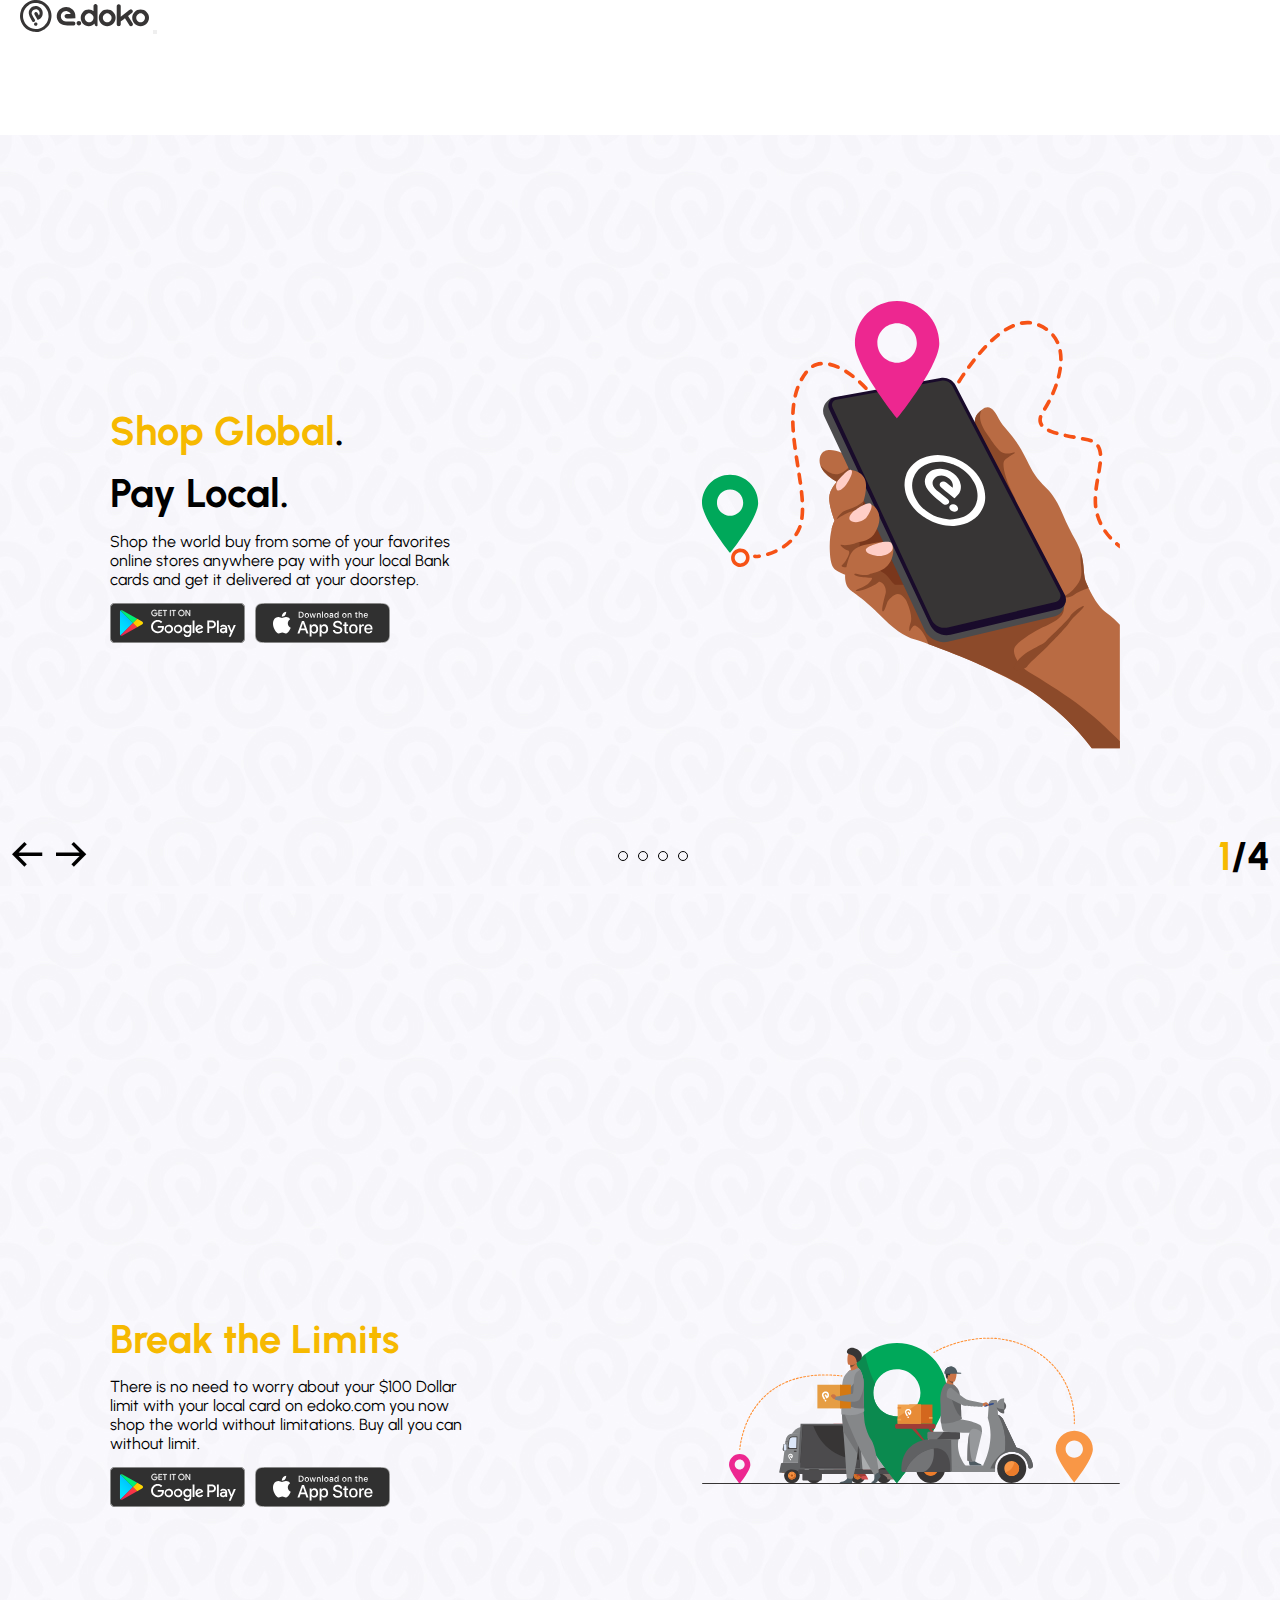
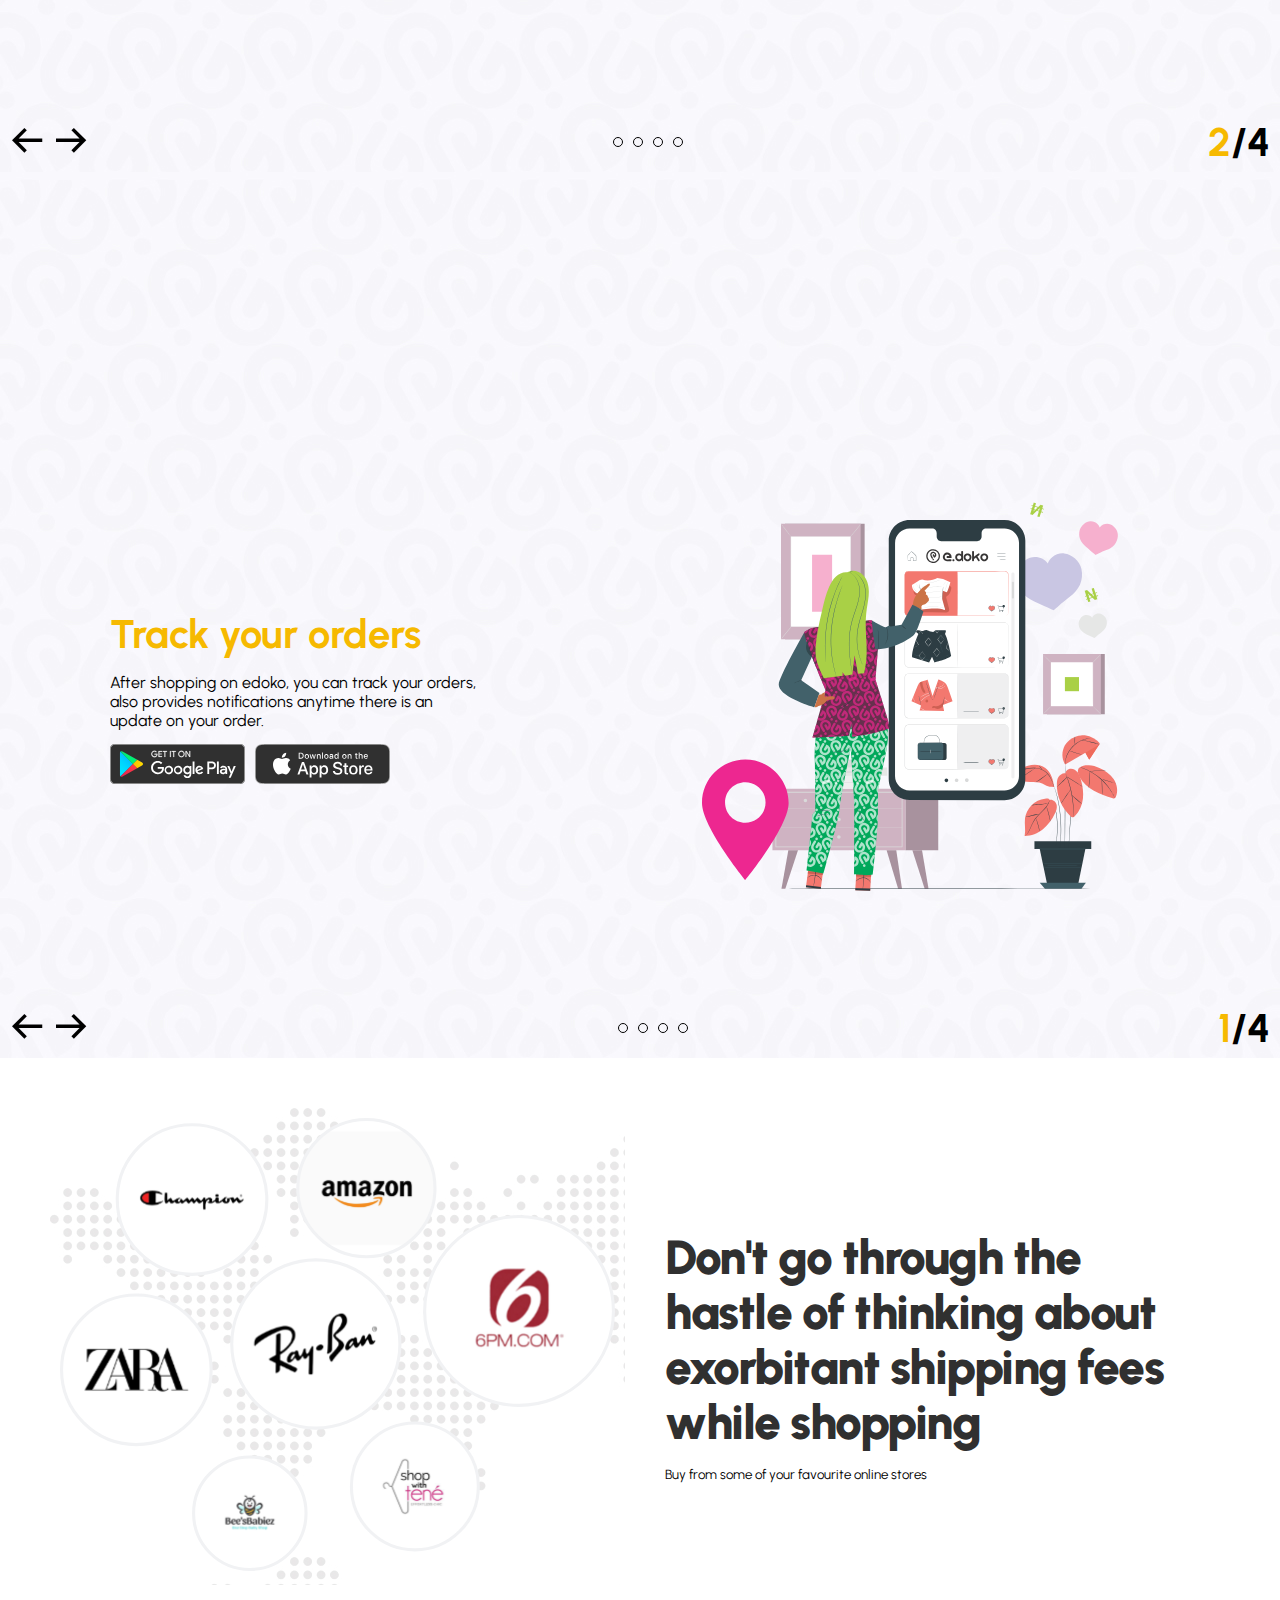
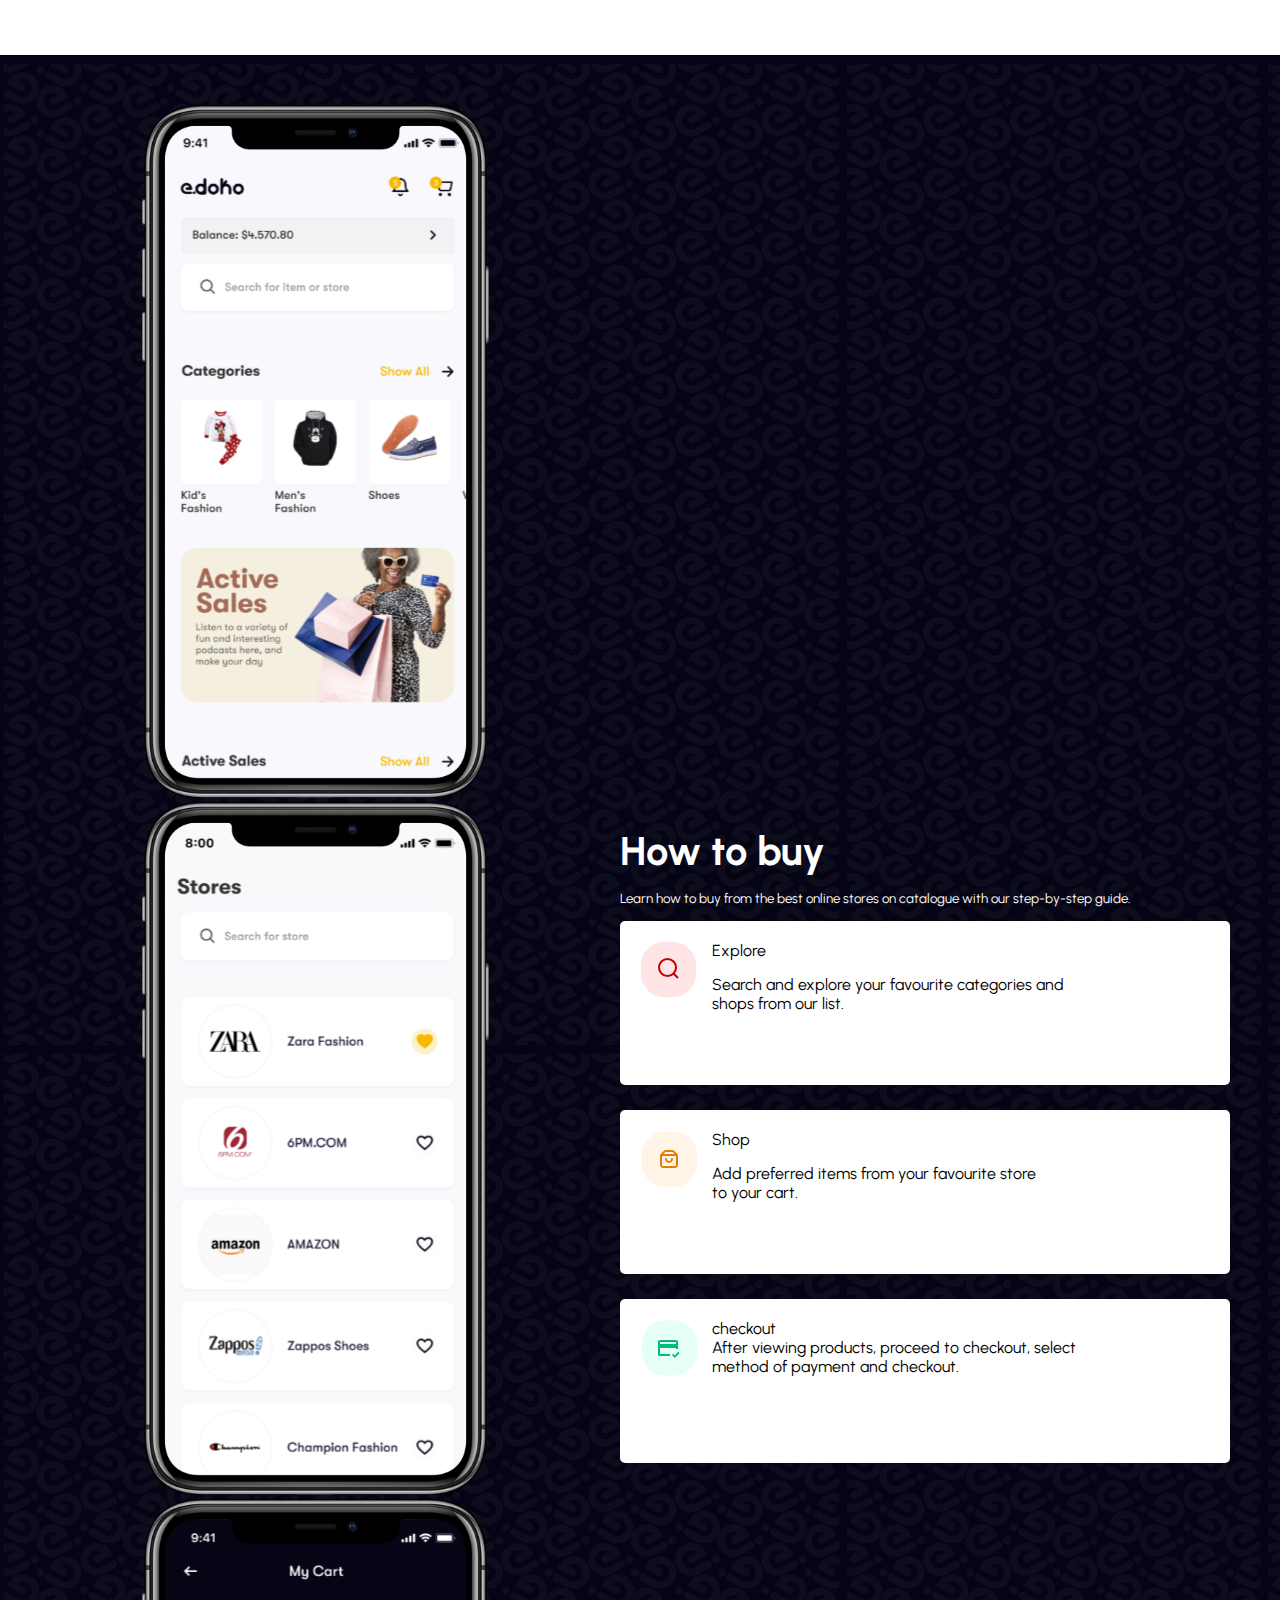
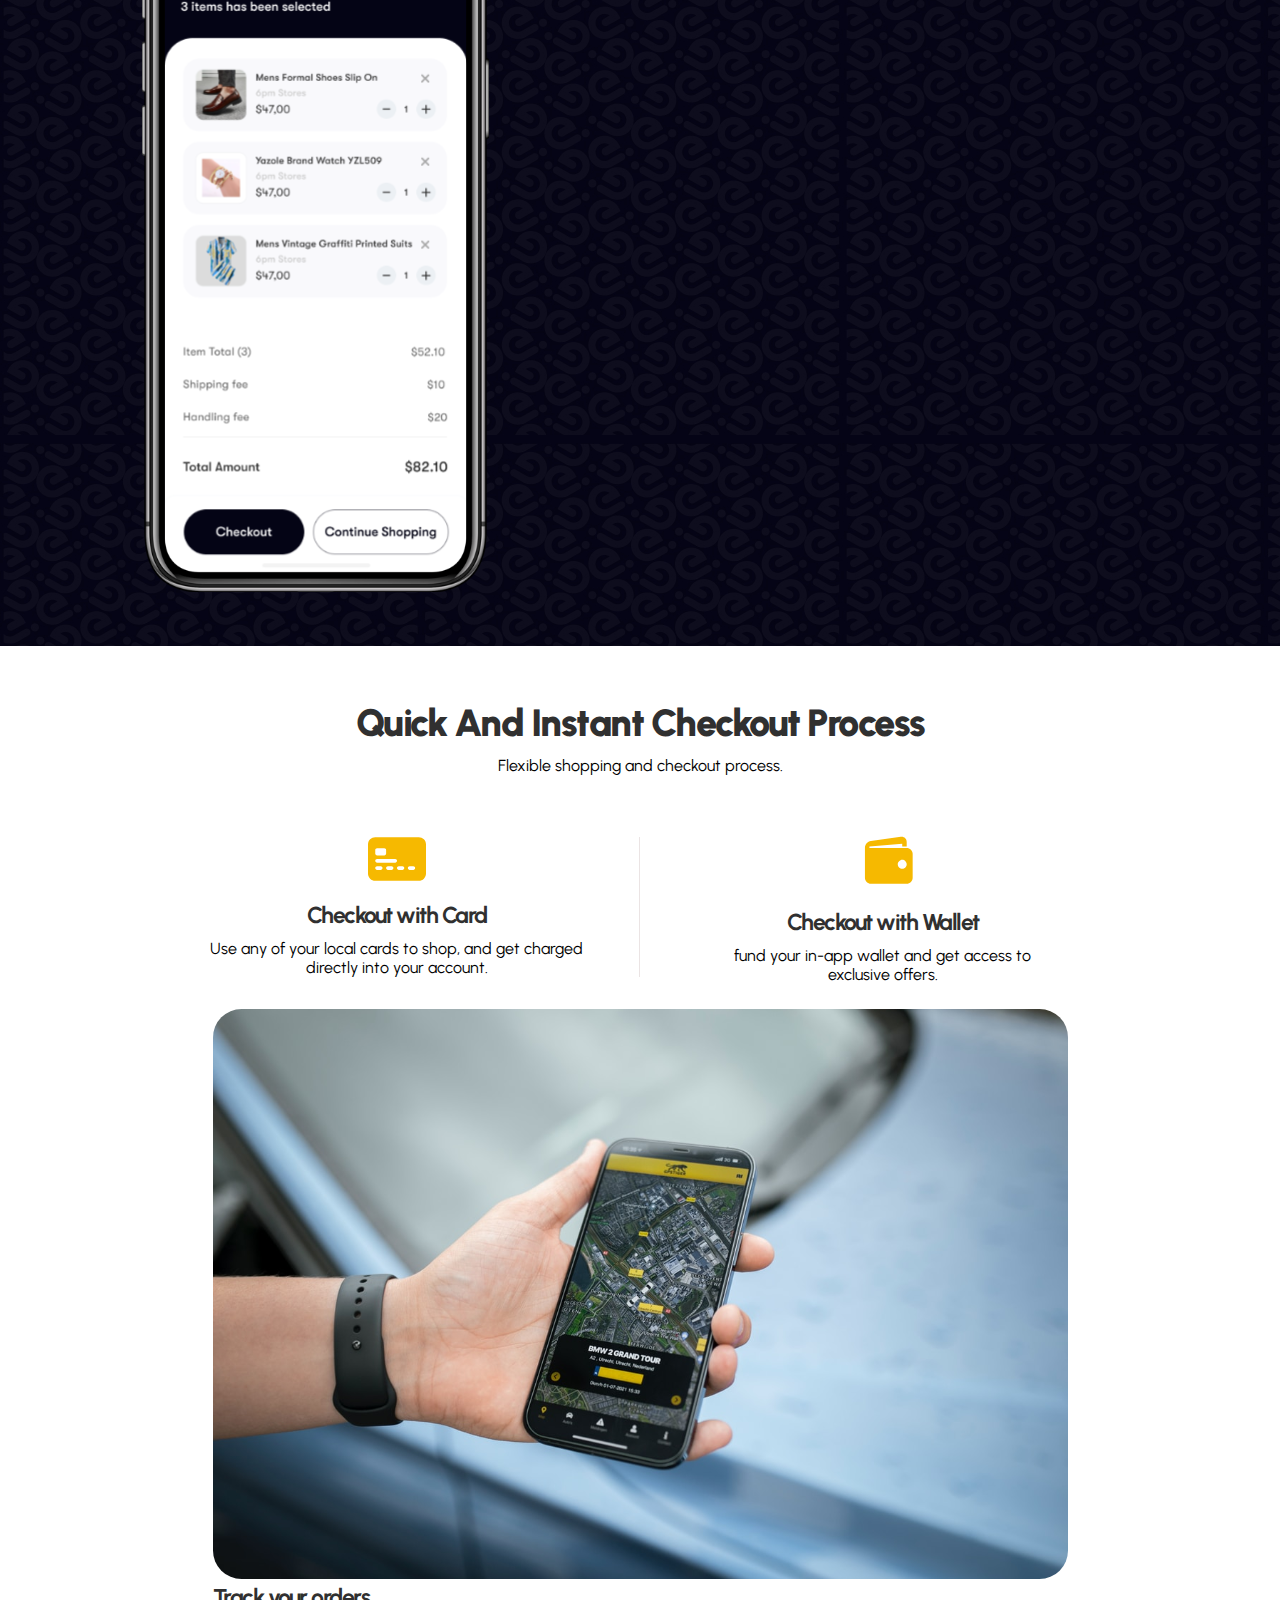
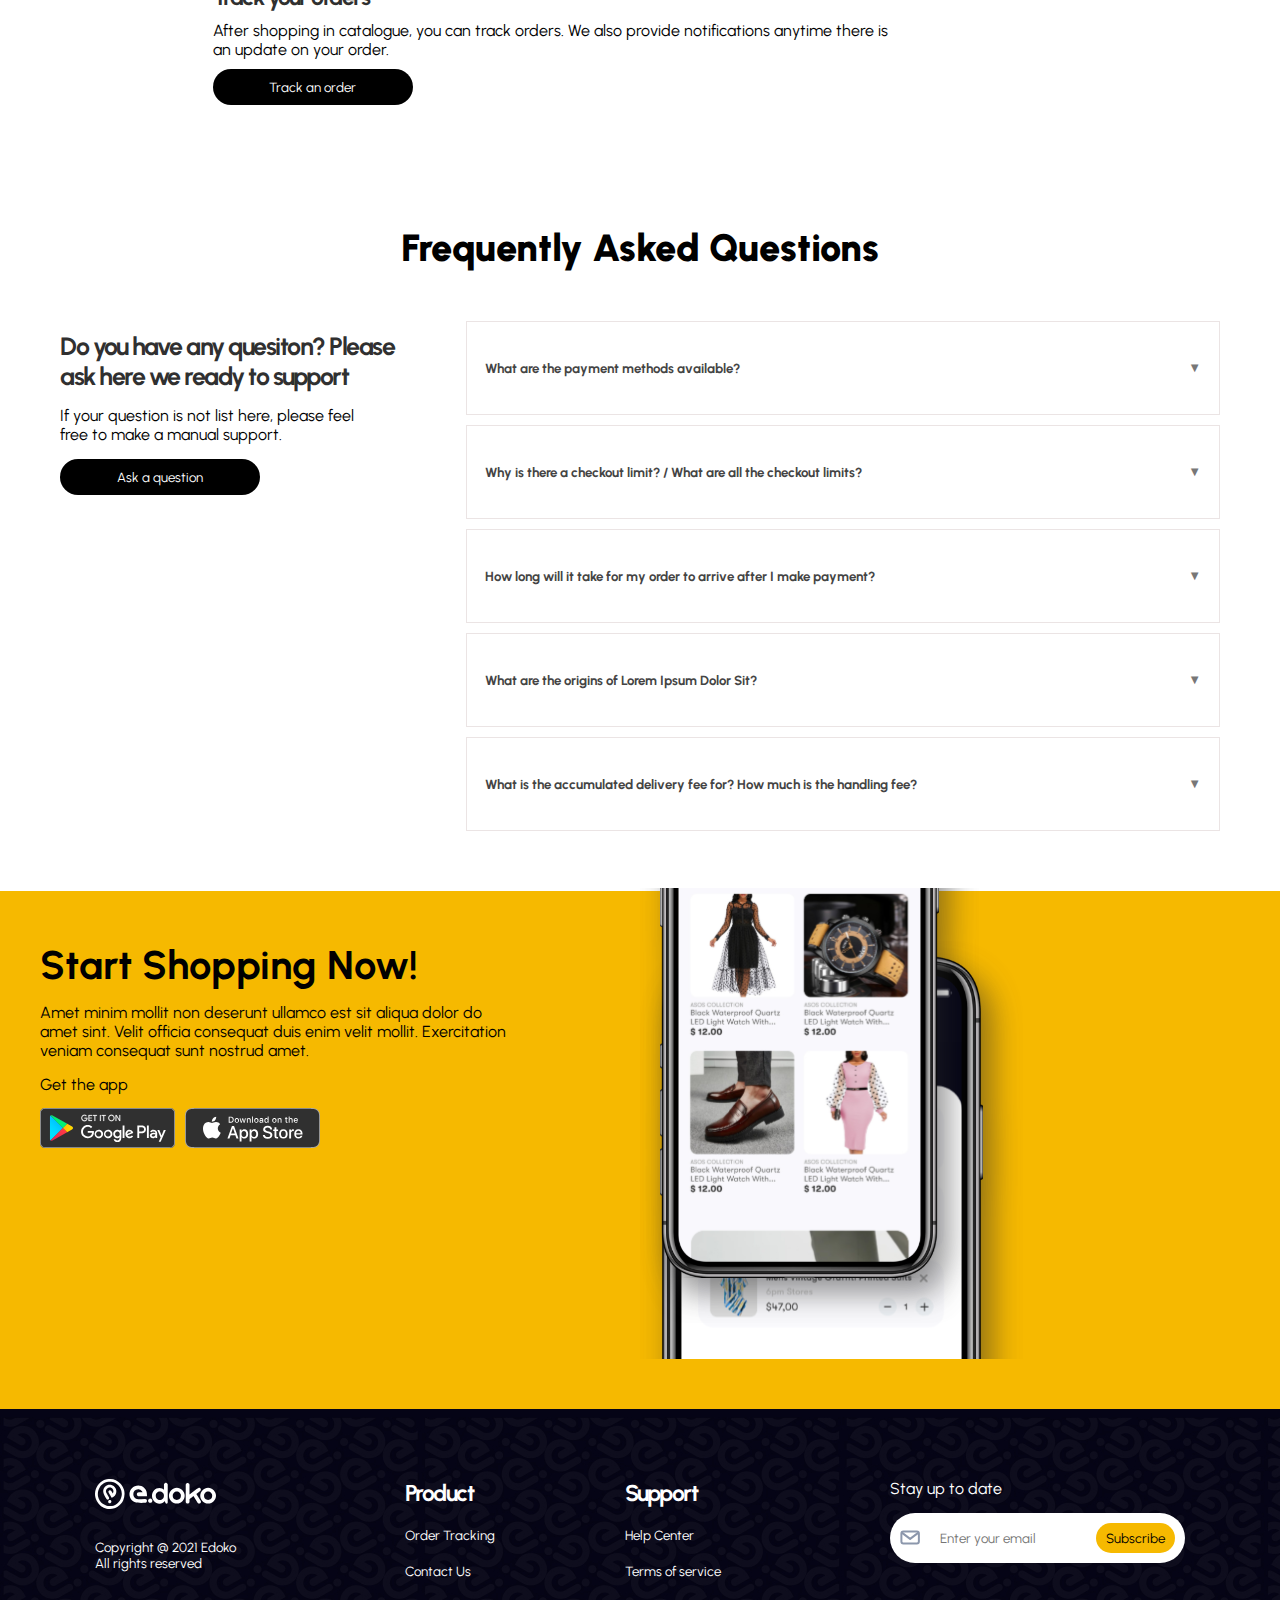
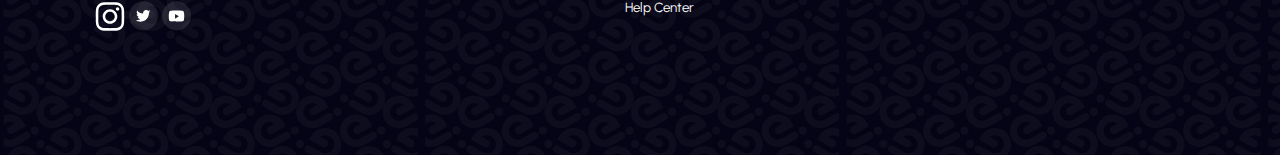
<file: index.html>
<!DOCTYPE html>
<html lang="en">
<head>
    <meta charset="UTF-8">
    <meta http-equiv="X-UA-Compatible" content="IE=edge">
    <meta name="viewport" content="width=device-width, initial-scale=1.0">
    <title>Edoko</title>
    <link rel="stylesheet" href="style.css">
    <link rel="stylesheet" href="https://pro.fontawesome.com/releases/v5.10.0/css/all.css" integrity="sha384-AYmEC3Yw5cVb3ZcuHtOA93w35dYTsvhLPVnYs9eStHfGJvOvKxVfELGroGkvsg+p" crossorigin="anonymous"/>
    <link href="https://cdn.jsdelivr.net/npm/bootstrap@5.1.3/dist/css/bootstrap.min.css" rel="stylesheet" integrity="sha384-1BmE4kWBq78iYhFldvKuhfTAU6auU8tT94WrHftjDbrCEXSU1oBoqyl2QvZ6jIW3" crossorigin="anonymous">
    <script defer src="index.js"></script>
</head>

<body>
    <header>
        <nav class="navbar navbar-expand-lg navbar-light">
            
            <div class="container-fluid">
                <a class="navbar-brand" href="#"><img src="assets/edoko-logo.svg" alt=""></a>
                <button class="navbar-toggler" type="button" data-bs-toggle="collapse" data-bs-target="#navbarNavAltMarkup" aria-controls="navbarNavAltMarkup" aria-expanded="false" aria-label="Toggle navigation">
                <span class="navbar-toggler-icon"></span>
                </button>
                <div class="collapse navbar-collapse" id="navbarNavAltMarkup">
                    <div class="navbar-nav">
                        <a class="nav-link active" aria-current="page" href="#how-to-buy">How to buy</a>
                        <a class="nav-link" href="#faqs">FAQs</a>
                        <a class="nav-link" href="contact.html">Contact Us</a>
                        <button onclick="window.location.href='track.html'" type="button">Track an order</button>
                        <!-- <a class="nav-link disabled"><button></button></a> -->
                    </div>
                </div>
            </div>
        </nav>
    </header>

    <main>

        <div id="carouselExampleSlidesOnly" class="carousel slide" data-bs-ride="carousel">
            <div class="carousel-inner">
              <div class="carousel-item active">
                <section class="first-section">
                    <div class="slider slider-one">
        
                        <div class="content">
        
                            <h3 class="yellow-text">Shop Global <span>.</span></h3>
                            <h3>Pay Local.</h3>
                            <p>Shop the world buy from some of your favorites online stores anywhere pay with your local Bank cards and get it delivered at your doorstep.</p>
                            <div class="appstore">
                                <img src="assets/GooglePlay.8b28d3d9.svg" alt="GooglePlay Icon">
                                <img src="assets/AppleStoreIcon.ec97fb0f.svg" alt="Apple Store Icon">
                            </div>
                            
                        </div>
        
                        <div class="image-container">
                            <img class="image" src="assets/Slider1.d8db27ef.svg" alt="">
                        </div>
        
                    </div>
        
                    <div class="controls">
                        <div class="arrows">
                            <p>←</p>
                            <p>→</p>
                        </div>
        
                        <div class="indicators">
                            <ul>
                                <li></li>
                                <li></li>
                                <li></li>
                                <li></li>
                            </ul>
                        </div>
        
                        <div class="number">
                            <h3>
                                <span class="yellow-text">1</span>
                                <span>/4</span>
                                
                            </h3>
                        </div>
                    </div>
                </section>
              </div>
              <div class="carousel-item">
                <section class="first-section">
                    <div class="slider slider-one">
        
                        <div class="content">
        
                            <h3 class="yellow-text">Break the Limits</h3>
                            <p>There is no need to worry about your $100 Dollar
                                limit with your local card on edoko.com you now
                                shop the world without limitations.
                                Buy all you can without limit.</p>
                            <div class="appstore">
                                <img src="assets/GooglePlay.8b28d3d9.svg" alt="GooglePlay Icon">
                                <img src="assets/AppleStoreIcon.ec97fb0f.svg" alt="Apple Store Icon">
                            </div>
                            
                        </div>
        
                        <div class="image-container">
                            <img class="image" src="assets/Slider2.5aac8823.svg" alt="">
                        </div>
        
                    </div>
        
                    <div class="controls">
                        <div class="arrows">
                            <p>←</p>
                            <p>→</p>
                        </div>
        
                        <div class="indicators">
                            <ul>
                                <li></li>
                                <li></li>
                                <li></li>
                                <li></li>
                            </ul>
                        </div>
        
                        <div class="number">
                            <h3>
                                <span class="yellow-text">2</span>
                                <span>/4</span>
                                
                            </h3>
                        </div>
                    </div>
                </section>
              </div>
              <div class="carousel-item">
                <section class="first-section">
                    <div class="slider slider-one">
        
                        <div class="content">
        
                            <h3 class="yellow-text">Track your orders</h3>
                            <p>After shopping on edoko, you can track your orders,
                                also provides notifications anytime there is an
                                update on your order.</p>
                            <div class="appstore">
                                <img src="assets/GooglePlay.8b28d3d9.svg" alt="GooglePlay Icon">
                                <img src="assets/AppleStoreIcon.ec97fb0f.svg" alt="Apple Store Icon">
                            </div>
                            
                        </div>
        
                        <div class="image-container">
                            <img class="image" src="assets/Slider3.bbff7c09.svg" alt="">
                        </div>
        
                    </div>
        
                    <div class="controls">
                        <div class="arrows">
                            <p>←</p>
                            <p>→</p>
                        </div>
        
                        <div class="indicators">
                            <ul>
                                <li></li>
                                <li></li>
                                <li></li>
                                <li></li>
                            </ul>
                        </div>
        
                        <div class="number">
                            <h3>
                                <span class="yellow-text">1</span>
                                <span>/4</span>
                                
                            </h3>
                        </div>
                    </div>
                </section>
              </div>
            </div>
        </div>
  
        <section class="second-section">

            <div class="brands">
                <img src="assets/brands.44de7f69.svg" alt="">
            </div>

            <div class="brand-text">
                <p>Don't go through the hastle of thinking about exorbitant shipping fees while shopping</p>
                <small>Buy from some of your favourite online stores</small>

            </div>

        </section>

        <section id="how-to-buy" class="third-section">

            <div class="cards">
                <p class="cards-header">How to buy</p>

                <small>Learn how to buy from the best online stores on catalogue with our step-by-step guide.</small>

                <div class="explore">
                    <div class="explore-icon">
                        <img src="assets/ExploreIcon.2aa567c1.svg" alt="">
                    </div>
                    
                    <div class="explore-text">
                        <p>Explore</p>
                        <p>Search and explore your favourite categories and shops from our list.</p>
                    </div>
                </div>

                <div class="shop">
                    <div class="shop-icon">
                        <img src="assets/ShopIcon.7107ccfa.svg" alt="">
                    </div>

                    <div class="shop-text">
                        <p>Shop</p>
                        <p>Add preferred items from your favourite store to your cart.</p>
                    </div>
                </div>

                <div class="checkout">
                    <div class="checkout-icon">
                        <img src="assets/CheckoutIcon.2d6d5e26.svg" alt="">
                    </div>

                    <div class="Checkout-text">
                        <p>checkout</p>
                        <p>After viewing products, proceed to checkout, select method of payment and checkout.</p>
                    </div>
                </div>
                

            </div>

            <div class="slider-images">
                <div id="carouselExampleSlidesOnly" class="carousel slide" data-bs-ride="carousel">
                    <div class="carousel-inner">
                      <div class="carousel-item active">
                        <img src="assets/Explore.296ab9ad.svg" class="d-block w-100" alt="...">
                      </div>
                      <div class="carousel-item">
                        <img src="assets/Shop.27c109e2.svg" class="d-block w-100" alt="...">
                      </div>
                      <div class="carousel-item">
                        <img src="assets/Checkout.82e8c90b.svg" class="d-block w-100" alt="...">
                      </div>
                    </div>
                  </div>
            </div>

        </section>

        <section class="fourth-section">

            <div class="section-header">
                <p class="title">Quick And Instant Checkout Process</p>
                <p>Flexible shopping and checkout process.</p>
            </div>


            <div class="checkout-wrapper">

                <div class="checkout-card">
                    <img src="assets/CheckoutCard.45c806ba.svg" alt="">
                    <div class="checkout-card-text">
                        <p class="bold-text">Checkout with Card</p>
                        <p>Use any of your local cards to shop, and get charged directly into your account.</p>
                    </div>
    
                </div>
    
                <div class="checkout-wallet">
                    <img src="assets/CheckoutWallet.4e8b0d05.svg" alt="">
                    <div class="checkout-wallet-text">
                        <p class="bold-text">Checkout with Wallet</p>
                        <p>fund your in-app wallet and get access to exclusive offers.</p>
                    </div>
    
                </div>

            </div>


            <div class="track-your-orders">
                <img src="assets/TrackOrder.cd26de6f.svg" alt="">
                <div class="track-orders-text">
                    <p class="bold-text">Track your orders</p>
                    <p>After shopping in catalogue, you can track orders. We also provide notifications anytime there is an update on your order.</p>
                    <button type="button">Track an order</button>
                </div>
            </div>

        </section>

        <section id="faqs" class="fifth-section">

            <h2>Frequently Asked Questions</h2>

            <div class="accordion-container">

                <div class="description">
                    <p class="bold-text">Do you have any quesiton?
                        Please ask here we ready to support
                    </p>
                    <p>
                        If your question is not list here, please feel free to make a manual support.
                    </p>
                    <button class="ask-a-question" type="button">Ask a question</button>
                </div>

                <div class="accordion-wrapper">

                    <article>
                        
                        <button class="accordion"><strong>What are the payment methods available?</strong></button>
                        <div class="panel">
                            <p>Lorem ipsum dolor sit amet consectetur adipisicing elit. Iure debitis accusantium nisi laborum aperiam voluptatum, quis totam ut illo ex optio expedita accusamus ad labore quasi recusandae vero itaque beatae?</p>
                        </div>
                    </article>


                    <article>
                        <button class="accordion"><strong>Why is there a checkout limit? / What are all the checkout limits?</strong></button>
                        <div class="panel">
                            <p>Lorem ipsum dolor sit amet consectetur adipisicing elit. Vitae sunt in fugiat quidem hic temporibus minima sed molestiae doloremque. Veniam ab, dolore odit laboriosam tempore quaerat esse magnam consectetur recusandae.</p>
                        </div>
                    </article>

                    <article>
                        <button class="accordion"><strong>How long will it take for my order to arrive after I make payment?</strong></button>
                        <div class="panel">
                            <p>Lorem ipsum dolor sit amet consectetur adipisicing elit. Accusamus voluptates pariatur dolor debitis deserunt ducimus quos distinctio quae explicabo. Maiores et fuga, architecto ipsum consequuntur aspernatur. Hic ipsum recusandae totam.</p>
                        </div>
                    </article>
 
                    <article>
                        <button class="accordion"><strong>What are the origins of Lorem Ipsum Dolor Sit?</strong></button>
                        <div class="panel">
                            <p>Lorem ipsum dolor sit amet consectetur adipisicing elit. Accusamus voluptates pariatur dolor debitis deserunt ducimus quos distinctio quae explicabo. Maiores et fuga, architecto ipsum consequuntur aspernatur. Hic ipsum recusandae totam.</p>
                        </div>
                    </article>

                    <article>
                        <button class="accordion"><strong>What is the accumulated delivery fee for? How much is the handling fee?</strong></button>
                        <div class="panel">
                            <p>Lorem ipsum dolor sit amet consectetur adipisicing elit. Accusamus voluptates pariatur dolor debitis deserunt ducimus quos distinctio quae explicabo. Maiores et fuga, architecto ipsum consequuntur aspernatur. Hic ipsum recusandae totam.</p>
                        </div>
                    </article>

                    
                </div>

            </div>



        </section>

        <section class="sixth-section">
            <div class="content">

                <h3>Start Shopping Now!</h3>
                <p>Amet minim mollit non deserunt ullamco est sit aliqua dolor do amet sint. Velit officia consequat duis enim velit mollit. Exercitation veniam consequat sunt nostrud amet.</p>
                <p>Get the app</p>
                <div class="appstore">
                    <img src="assets/GooglePlay.8b28d3d9.svg" alt="GooglePlay Icon">
                    <img src="assets/AppleStoreIcon.ec97fb0f.svg" alt="Apple Store Icon">
                </div>
                
            </div>

            <div class="wrapper">
                <img class="image-one" src="assets/ShoppingBG1.7fff5a33.svg" alt="">

                <img class="image-two" src="assets/ShoppingBG2.27afd78f.svg" alt="">
            </div>
        </section>

        <footer>
            <div class="social">
                <img src="assets/FooterLogo.d696b366.svg" alt="">
                <small>Copyright @ 2021 Edoko <br> All rights reserved</small>
                <div class="social-icons">
                    <img src="assets/Instagram.98145024.svg" alt="">
                    <img src="assets/Twitter.7fe73e90.svg" alt="">
                    <img src="assets/Youtube.1aea20ab.svg" alt="">
                </div>
            </div>

            <div class="links">
                <div class="product">
                    <p>Product</p>
                    <small><a href="">Order Tracking</a></small>
                    <small><a href="">Contact Us</a></small>
                </div>

                <div class="support">
                    <p>Support</p>
                    <small><a href="">Help Center</a></small>
                    <small><a href="">Terms of service</a></small>
                    <small><a href="">Help Center</a></small>
                </div>
            </div>

            <form action="post">
                <label for="subscribe">Stay up to date</label>
                <div class="sign-up">
                    <img src="assets/Email.292bc143.svg" alt="">
                    <input type="email" name="email" class="email" id="email" placeholder="Enter your email">
                    <button type="submit">Subscribe</button>
                <div>
                
            </form>
        </footer>

    </main>

    <script src="https://cdn.jsdelivr.net/npm/bootstrap@5.1.3/dist/js/bootstrap.bundle.min.js" integrity="sha384-ka7Sk0Gln4gmtz2MlQnikT1wXgYsOg+OMhuP+IlRH9sENBO0LRn5q+8nbTov4+1p" crossorigin="anonymous"></script>
</body>
</html>
</file>
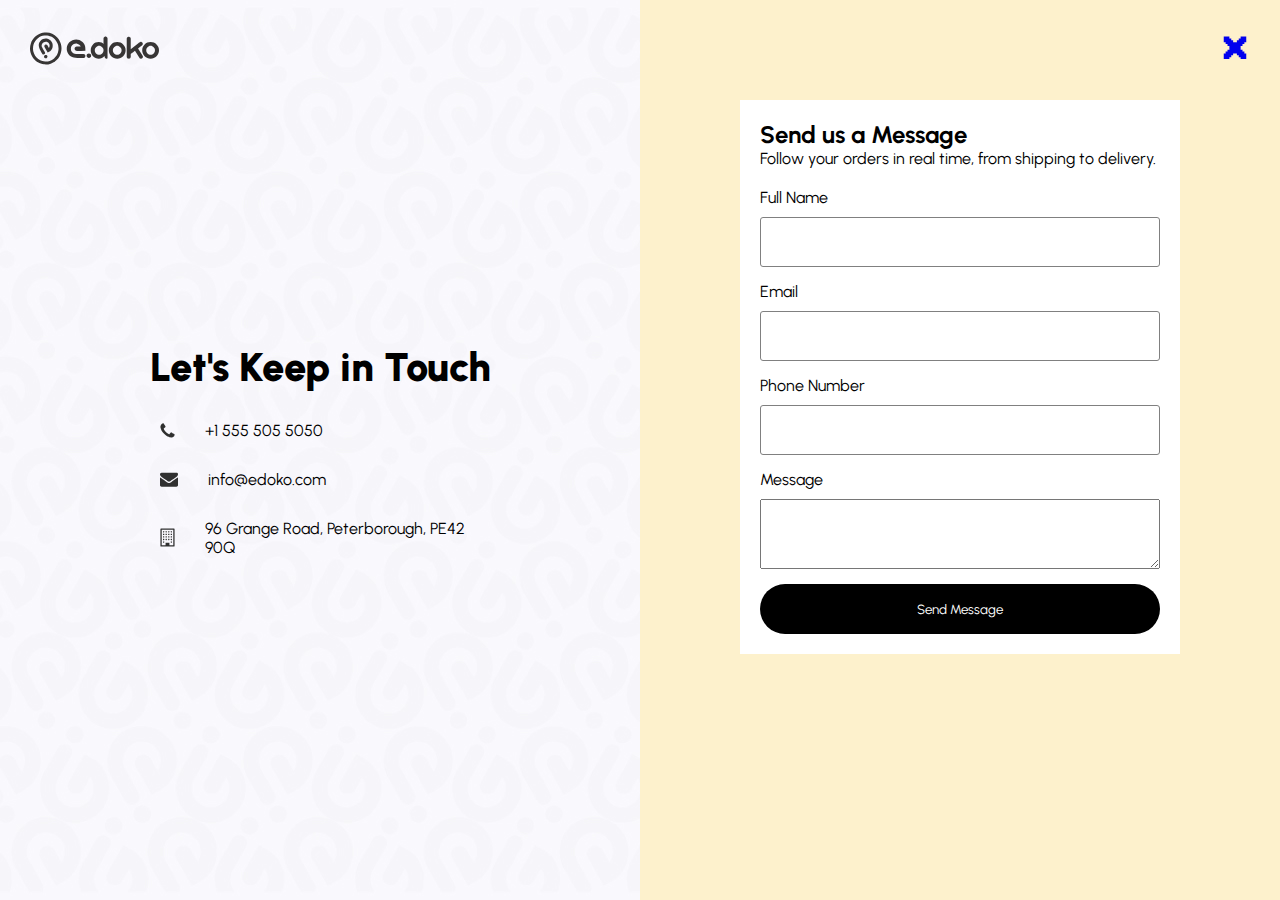
<file: contact.html>
<!DOCTYPE html>
<html lang="en">
<head>
    <meta charset="UTF-8">
    <meta http-equiv="X-UA-Compatible" content="IE=edge">
    <meta name="viewport" content="width=device-width, initial-scale=1.0">
    <title>Contact Us</title>
    <link rel="stylesheet" href="contact.css">
</head>
<body>

    <header>
        <img src="assets/edoko-logo.svg" alt="">
        <a href="index.html">🗙</a>
    </header>

    <section>

        <div class="keep-in-touch">
            <h1>Let's Keep in Touch</h1>
            <div class="phone">
                <img src="assets/fa-phone.8d50a4ae.svg" alt="">
                <p>+1 555 505 5050</p>
            </div>

            <div class="email">
                <img src="assets/fa-envelope.db7da468.svg" alt="">
                <p>info@edoko.com</p>
            </div>

            <div class="address">
                <img src="assets/fa-building-o.778597a0.svg" alt="">
                <p>96 Grange Road, Peterborough, PE42 90Q</p>
            </div>

        </div>

        <div class="contact-right">

            <div class="send-a-message">
                <h2>Send us a Message</h2>
                <p>Follow your orders in real time, from shipping to delivery.</p>
    
                <form action="">
                    <div class="one">
                        <label for="full-name">Full Name</label>
                        <input type="text" id="full-name" class="full-name">
                    </div>

                    <div class="two">
                        <label for="email">Email</label>
                        <input type="email" name="email" id="email" class="email">
                    </div>

                    <div class="three">
                        <label for="phone">Phone Number</label>
                        <input type="phone" id="phone" name="phone" class="phone">
                    </div>

                    <div class="four">
                        <label for="message">Message</label>
                        <textarea name="message" id="message" cols="10" rows="10"></textarea>
                    </div>

                    <div class="five">
                        <button type="submit">Send Message</button>
                    </div>
                </form>
    
            </div>

        </div>

    </section>
    
</body>
</html>
</file>
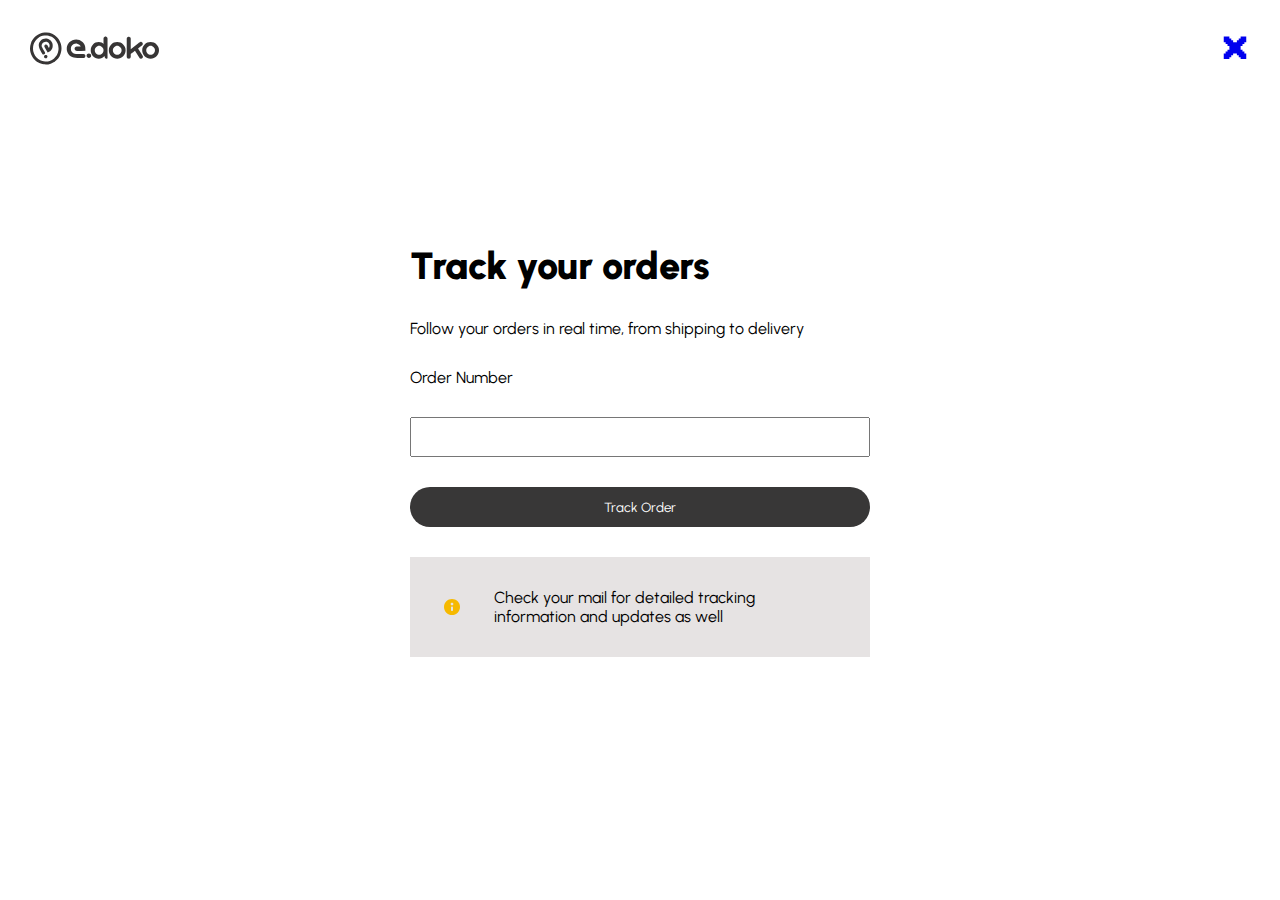
<file: track.html>
<!DOCTYPE html>
<html lang="en">
<head>
    <meta charset="UTF-8">
    <meta http-equiv="X-UA-Compatible" content="IE=edge">
    <meta name="viewport" content="width=device-width, initial-scale=1.0">
    <title>Track an Order</title>
    <link rel="stylesheet" href="track.css">
</head>
<body>

    <header>
        <img src="assets/edoko-logo.svg" alt="">
        <a href="index.html">🗙</a>
    </header>

    <section>
        <h1>Track your orders</h1>
        <p>Follow your orders in real time, from shipping to delivery</p>
        <label for="order-number">Order Number</label>
        <input type="text" id="order-number">
        <button type="submit">Track Order</button>
        <div>
            <img src="assets/info.d20adf94.svg" alt="">
            <p>Check your mail for detailed tracking information and updates as well</p>
        </div>
    </section>
    
</body>
</html>
</file>
<file: style.css>
@import url('https://fonts.googleapis.com/css2?family=Urbanist:wght@500;600;700;900&display=swap');

* {
    padding: 0;
    margin: 0;
    text-decoration: none;
    list-style-type: none;
    box-sizing: border-box;
    font-family: 'Urbanist', sans-serif;

}


header {
    background-color: #fff;
    height: 15vh;
    position: fixed;
    right: 0;
    left: 0;
    z-index: 1030;
    top: 0;
    width: 100%;
    display: flex;
    justify-content: space-between;
    padding-inline: 20px;
}



 header .navbar {
     background-color: #fff;
     width: 100%;
 }

 #navbarNavAltMarkup {
     display: none;
 }


.navbar-nav button {
    padding: 10px;
    color: #fff;
    background-color: black;
    border: none;
    border-radius: 25px;
}
.first-section {
    width: 100%;
    height: max-content;
    background-image: url(assets/CarouselBg.dbf18b2b.jpg);
    padding-top: 25vh;
    padding-inline: 10px;
}

.slider {
    display: flex;
    flex-direction: column;
    gap: 5rem;
}

@media screen and (min-width: 800px) {
    .slider {
        display: flex;
        flex-direction: row;
        align-content: center;
        padding-inline: 100px;
    }

    .slider > * {
        display: flex;
        flex-direction: column;
        justify-content: center;
        flex-basis: 100%;
    }

    .content {
        width: 50%;
    }

    .image-container {
        width: 50%;
    }

    .image {
        width: 100%;
    }
    
}

.content {
    
    display: flex;
    flex-direction: column;
    gap: .9rem;
}

.yellow-text {
    color: #f6b900;
    font-size: 2.5rem;
    display: flex;
}

.yellow-text span {
    color: black;
}

h3 {
    font-size: 2.5rem;
}

p {
    width: 80%;
}

.appstore {
    display: flex;
    gap: 10px;
}

.appstore img {
    cursor: pointer;
}

.image-container {
    padding-inline: 50px;
}

.image-container .image {
    height: 600px;
    width: 100%;
}

.controls {
    display: flex;
    align-items: center;
    justify-content: space-between;
}

.arrows {
    display: flex;
    justify-content: flex-start;
    width: min-content;
    gap: 10px;
}

.arrows p {
    font-size: 50px;
    cursor: pointer;
}

.indicators ul {
    display: flex;
    gap: 10px;
}

.indicators ul li {
    height: 10px;
    width: 10px;
    border: 1px solid black;
    border-radius: 50%;
    cursor: pointer;
}

.number h3 {
    display: flex;
}

/*Styling For Section 2 */

.second-section {
    display: flex;
    flex-direction: column;
    padding: 10px;
}

.brands {
    background-image: url(assets/dotted-arrow.30eb9f94.jpg);
    padding: 10px;
    margin-bottom: 20px;
}

.brands img {
    width: 100%;
}

.brand-text {
    padding: 10px;
    width: 90%;
}

.brand-text p {
    font-style: normal;
    font-weight: 900;
    font-size: 48px;
    line-height: 55px;
    letter-spacing: -1.5px;
    color: #303030;
    margin-bottom: 0.9rem;
    width: 90%;
}

@media screen and (min-width: 900px) {
    .second-section {
        display: flex;
        flex-direction: row;
        padding: 50px;
        align-items: center;
        gap: 30px;
    }

    .second-section > * {
        flex-basis: 100%;
        width: 50%;
    }
    
}
/*Styling for third section*/

.third-section {
    background-image: url(assets/dark-background.jpg);
    color: #fff;
    padding: 10px;
    display: flex;
    flex-direction: column;
    gap: 20px;
    padding-block: 50px;
}

.cards {
    display: flex;
    flex-direction: column;
    gap: 15px;
    width: 95%;
    margin: auto;
}

.cards .cards-header {
    font-size: 2.5rem;
    line-height: 1.2;
    font-weight: bolder;
}

.explore,
.shop,
.checkout {
padding: 20px;
margin-bottom: 10px;
background-color: #fff;
color: black;
display: flex;
gap: 15px;
border-radius: 5px;
}

.explore-text {
    display: flex;
    flex-direction: column;
    gap: 15px;
}

.shop-text {
    display: flex;
    flex-direction: column;
    gap: 15px;
}

.checkout-text {
    display: flex;
    flex-direction: column;
    gap: 15px;
}

@media screen and (min-width:800px) {
    .third-section {
        display: flex;
        flex-direction: row-reverse;padding-inline-end: 50px;
        gap: 0;
    }

    .third-section > * {
        flex-basis: 100%;
    }

    .slider-images {
        text-align: center;
        width: 70%;
        display: flex;
        justify-content: center;
    }

    .slider-images #carouselExampleSlidesOnly {
        width: 60%;
        text-align: center;
    }

    .cards {
        width: 30%;
    }

}

/*Styling the fourth section*/
.fourth-section {
    padding: 10px;
    padding-block: 50px;
    text-align: center;
    display: flex;
    flex-direction: column;
    justify-content: center;
    align-items: center;
    gap: 15px;
    margin-bottom: 50px;
}

.section-header {
    display: flex;
    flex-direction: column;
    align-items: center;
    gap: 5px;
    margin-bottom: 40px;
}

.section-header .title {
    font-style: normal;
    font-weight: 900;
    font-size: 38px;
    line-height: 55px;
    letter-spacing: -1.5px;
    color: #303030;
    
    width: 100%;
}

.checkout-wrapper {
    display: flex;
    flex-direction: column;
    align-items: center;
}

.checkout-card {
    text-align: center;
    display: flex;
    flex-direction: column;
    align-items: center;
    gap: 20px;
    width: 50%;
    
}

.checkout-card-text {
    display: flex;
    flex-direction: column;
    align-items: center;
    gap: 10px;
}

.bold-text {
    font-style: normal;
    font-weight: bolder;
    font-size: 23px;
    letter-spacing: -1.5px;
    color: #303030;
    width: 90%;
}

.checkout-wallet {
    text-align: center;
    display: flex;
    flex-direction: column;
    align-items: center;
    gap: 20px;
    width: 50%;
    margin-bottom: 50px;
}

.checkout-wallet-text {
    display: flex;
    flex-direction: column;
    align-items: center;
    gap: 10px;
}

.track-your-orders {
    padding: 10px;
}

.track-your-orders img {
    width: 100%;
}

.track-orders-text {
    display: flex;
    flex-direction: column;
    gap: 10px;
    text-align: left;
}

.track-orders-text > button {
    width: 200px;
    padding-block: 20px;
    background-color: black;
    color: #fff;
    border: none;
    padding: 10px;
    border-radius: 25px;
    cursor: pointer;
}

@media screen and (min-width:800px) {
    .checkout-wrapper {
        display: flex;
        flex-direction: row;
    }

    .checkout-card {
        border-right: 1px solid rgb(235, 228, 228);
    }
    
    .checkout-wallet {
        margin-bottom: 0;
    }
}

/*Styling the fifth section*/

.fifth-section {
    padding: 10px;
    margin-bottom: 50px;
}

.fifth-section h2 {
    font-size: 38px;
    font-weight: 900;
    text-align: center;
    width: 80%;
    margin: auto;
    margin-bottom: 50px;
}

.description {
    margin-bottom: 70px;
}

.description p {
    margin-bottom: 15px;
    
}

.description .bold-text {
    font-size: 25px;
    font-weight: 700;
}

.ask-a-question {
    width: 200px;
    padding-block: 20px;
    background-color: black;
    color: #fff;
    border: none;
    padding: 10px;
    border-radius: 25px;
    cursor: pointer;
}

.accordion-wrapper {
    display: flex;
    flex-direction: column;
    gap: 10px;
}

.accordion-wrapper > * {
    border: 1px solid rgb(235, 228, 228);
    padding-block: 20px
    
}

.accordion {
    background-color: #fff;
    color: #444;
    cursor: pointer;
    padding: 18px;
    width: 100%;
    text-align: left;
    border: none;
    outline: none;
    transition: 0.4s;
}

.accordion:after {
    content: '▼'; 
    font-size: 13px;
    color: #777;
    float: right;
    margin-left: 5px;
}


.panel {
    padding: 0 18px;
    background-color: white;
    display: none;
    overflow: hidden;
    max-height: 0;
    transition: max-height 0.2s ease-out;
}

@media screen and (min-width:800px) {
    .accordion-container {
        display: flex;
        align-items: flex-start;
        padding-inline: 50px;
        flex-basis: 100%;
    }


    .description {
        padding-top: 10px;
        width: 35%;
    }

    .accordion-wrapper {
        width: 65%;
    }
}


  
  


/*Styling for the sixth section*/

.sixth-section {
    background-color: #f6b900;
    padding: 10px;
    padding-block: 50px;
}

.sixth-section .wrapper {
    display: none;
}

@media screen and (min-width:700px) {
    .sixth-section {
        display: flex;
        justify-content: center;
    }
}

@media screen and (min-width: 1000px) {
    .sixth-section {
        display: flex;
        justify-content: space-around;
        padding-inline: 40px;
        width: 100%;
    }

    .sixth-section > * {
        flex-basis: 100%;
    }

    .sixth-section .wrapper {
        display: flex;
        position: relative;
        height: 100%;
    }

    .sixth-section .wrapper .image-one {
        position: absolute;
        top: -53px;
    }


    
}

/* Styling the footer */

footer {
    background-image: url(assets/dark-background.jpg);
    color: #fff;
    padding: 10px;
    padding-block: 70px;
    width: 100%;
}

.social {
    display: flex;
    flex-direction: column;
    gap: 30px;
    margin-bottom: 50px;
}

.social img {
    height: 30px;
    width: max-content;
}

.links {
    display: flex;
    gap: 130px;
}

.links > * {
    display: flex;
    flex-direction: column;
    gap: 20px;
    margin-bottom: 50px;
    
}

.product p {
    font-style: normal;
    font-weight: bolder;
    font-size: 23px;
    letter-spacing: -1.5px;
    width: 90%;
}

.product small a{
    color: #fff;
    cursor: pointer;
    text-decoration: none;
}

.support p {
    font-style: normal;
    font-weight: bolder;
    font-size: 23px;
    letter-spacing: -1.5px;
    width: 90%;
}

.support small a{
    color: #fff;
    cursor: pointer;
    text-decoration: none;
}

.sign-up {
    width: min-content;
    height: 50px;
    padding-block: 20px;
    background-color: #fff;
    color: #fff;
    border: none;
    padding: 10px;
    border-radius: 25px;
    display: flex;
    justify-content: space-around;
    margin-top: 15px;
}

.sign-up img {
    width: 20px;
}

.sign-up input {
    border: none;
    margin-left: 20px;
}

.sign-up input:focus {
    outline: none;
    background-color: #fff;
}

.sign-up button {
    padding-inline: 10px;
    background-color: #f6b900;
    color: black;
    border: none;
    border-radius: 25px;
    cursor: pointer;
}

@media screen and (min-width:900px) {
    footer {
        display: flex;
        flex-wrap: wrap;
        justify-content: space-around;

    } 
}
</file>
<file: contact.css>
@import url('https://fonts.googleapis.com/css2?family=Urbanist:wght@500;600;700;900&display=swap');

* {
    padding: 0;
    margin: 0;
    text-decoration: none;
    list-style-type: none;
    box-sizing: border-box;
    font-family: 'Urbanist', sans-serif;

}

body {
    height: 100vh;
}

header {
    padding: 30px;
    display: flex;
    justify-content: space-between;
    position: fixed;
    right: 0;
    left: 0;
    z-index: 1030;
    top: 0;
    width: 100%;
}

header a {
    font-size: 30px;
}

section {
    height: 100vh;
}

.keep-in-touch {
    height: 100vh;
    display: flex;
    flex-direction: column;
    align-items:  center;
    justify-content: center;
    background-image: url(assets/CarouselBg.dbf18b2b.jpg);
    gap: 30px;
}

.keep-in-touch h1 {
    font-size: 40px;
    font-weight: 900;
    width: 100%;
    text-align: center;
}

.keep-in-touch > div {
    display: flex;
    gap: 30px;
    justify-content: flex-start; 
    width: 50%;
}

.contact-right {
    background-color: rgba(246,185,0,.2);
    padding-block: 50px;  
}

.send-a-message {
    display: flex;
    flex-direction: column;
    background-color: #fff;
    width: 80%;
    padding: 20px;
}

.send-a-message p {
    margin-bottom: 20px;
}

form {
    display: flex;
    flex-direction: column;
    gap: 15px;
    width: 80%;
    justify-content: center;

}

form > div {
    display: flex;
    flex-direction: column;
}

label {
    margin-bottom: 10px;
}

input {
    height: 50px;
    border-radius: 3px;
    border: 1px solid grey;
    padding: 10px;
    font-size: 16px;
    background-color: #fff;
}

textarea {
    height: 70px;
}


form button {
    height: 50px;
    background-color: black;
    color: #fff;
    border: none;
    border-radius: 25px;
}

@media screen and (min-width:750px) {
    section {
        display: flex;
        width: 100%;
        height: 100vh;
    }

    .send-a-message {
        width: 100%;
    }

    .keep-in-touch {
        width: 50%;
    }

    .contact-right {
        width: 50%;
        padding: 100px;
    }

    form {
        width: 100%;
    }
}
</file>
<file: track.css>
@import url('https://fonts.googleapis.com/css2?family=Urbanist:wght@500;600;700;900&display=swap');

* {
    padding: 0;
    margin: 0;
    text-decoration: none;
    list-style-type: none;
    box-sizing: border-box;
    font-family: 'Urbanist', sans-serif;

}

header {
    padding: 30px;
    display: flex;
    justify-content: space-between;
    position: fixed;
    right: 0;
    left: 0;
    z-index: 1030;
    top: 0;
    width: 100%;
}

header a {
    font-size: 30px;
}

body {
    height: 100vh;
    display: grid;
    place-content: center;
}

section {
    display: flex;
    flex-direction: column;
    gap: 30px;
    padding: 20px;
    max-width: 500px;
}

section > div {
    display: flex;
    gap: 30px;
    align-items: center;
    height: 100px;
    padding: 30px;
    background-color: rgb(230, 227, 227);
}

h1 {
    font-weight: 900;
    font-size: 38px;
}

button {
    height: 40px;
    background-color: rgb(56, 55, 55);
    border: none;
    border-radius: 25px;
    color: #fff;
    cursor: pointer;
}

input {
    height: 40px;
}
</file>
